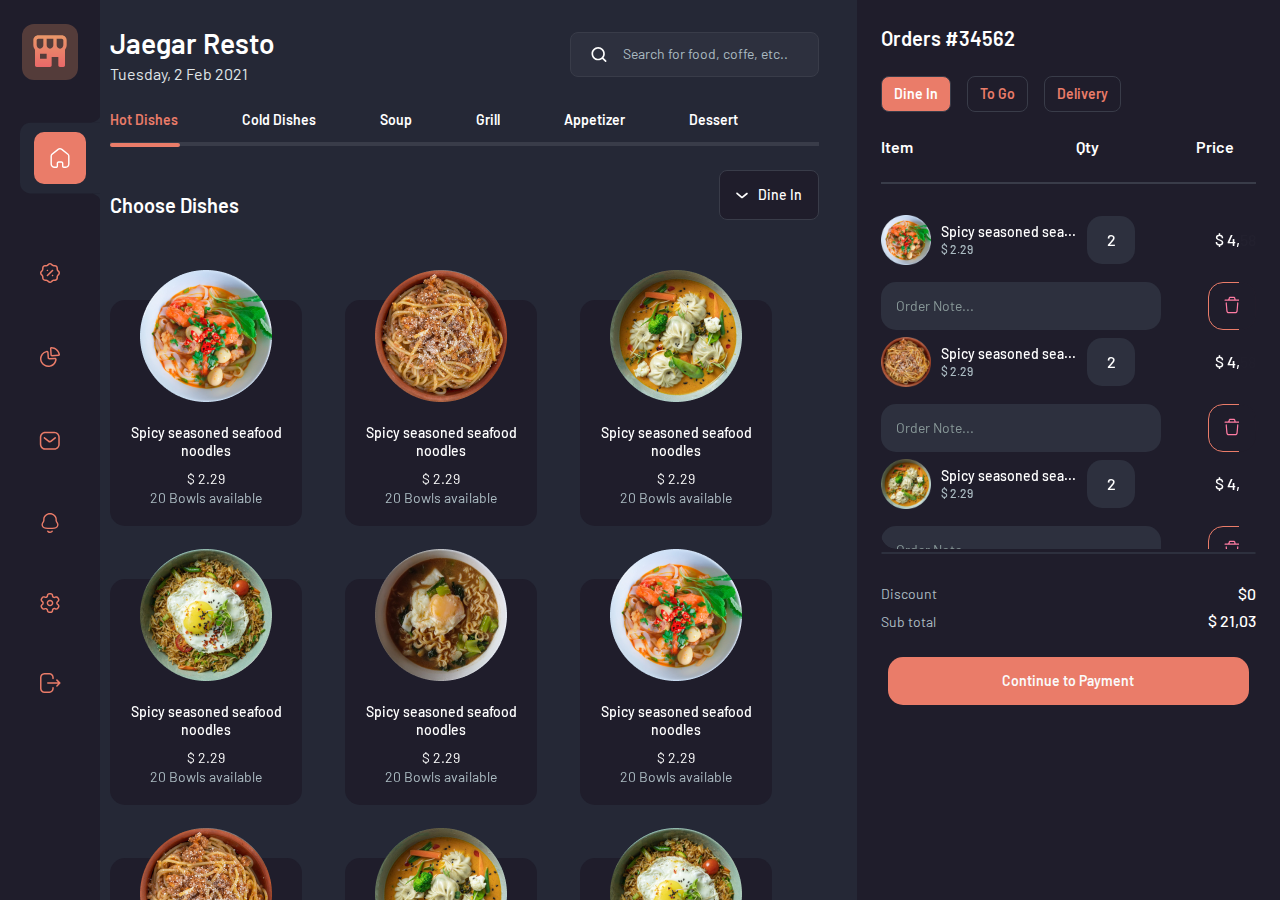
<file: index.html>
<!DOCTYPE html>
<html lang="en">
  <head>
    <meta charset="UTF-8" />
    <meta name="viewport" content="width=device-width, initial-scale=1.0" />
    <link rel="preconnect" href="https://fonts.googleapis.com" />
    <link rel="preconnect" href="https://fonts.gstatic.com" crossorigin />
    <link
      href="https://fonts.googleapis.com/css2?family=Barlow:wght@300;400;500;600;700;800;900&display=swap"
      rel="stylesheet"
    />
    <link rel="stylesheet" href="./styles/style.css" />
    <title>FOOD-APP</title>
  </head>
  <body>
    <div class="count">
      <!-- SIDEBAR -->
      <div class="sidebar">
        <div class="logo">
          <a href="./index.html">
            <img src="./assets/svg/logo-sidebar.svg" alt="" />
          </a>
        </div>
        <ul class="menu">
          <li>
            <div class="pattern">
              <a href="./index.html">
                <img
                  class="home-img"
                  src="./assets/svg/home-sidebar.svg"
                  alt=""
                />
              </a>
            </div>
          </li>
          <li>
            <a href="">
              <img src="./assets/svg/discount-sidebar.svg" alt="" />
            </a>
          </li>
          <li>
            <a href="./dashboard.html">
              <img src="./assets/svg/dashboard-sidebar.svg" alt="" />
            </a>
          </li>
          <li>
            <a href="">
              <img src="./assets/svg/message-sidebar.svg" alt="" />
            </a>
          </li>
          <li>
            <a href="">
              <img src="./assets/svg/notification-sidebar.svg" alt="" />
            </a>
          </li>
          <li>
            <a href="./settingsproduct.html">
              <img src="./assets/svg/settings-sidebar.svg" alt="" />
            </a>
          </li>
          <li>
            <a href="">
              <img src="./assets/svg/logout-sidebar.svg" alt="" />
            </a>
          </li>
        </ul>
      </div>
      <!-- CONTENT -->
      <div class="content">
        <!-- CONTENT-TITLE -->
        <div class="title">
          <div class="text">
            <p class="content-title">Jaegar Resto</p>
            <p class="date">Tuesday, 2 Feb 2021</p>
          </div>
          <div class="search">
            <div class="content-search">
              <img
                class="search-img"
                src="./assets/svg/search-icon.svg"
                alt=""
              />
              <input
                class="search-input"
                placeholder="Search for food, coffe, etc.."
                type="text"
              />
            </div>
          </div>
        </div>
        <!-- CONTENT-NAVBAR -->
        <nav class="navbar">
          <ul class="navbar-menu">
            <div>
              <li>
                <a href="./index.html" class="dishes"
                  >Hot Dishes
                  <div class="underline"></div>
                </a>
              </li>
            </div>
            <li><a href="">Cold Dishes</a></li>
            <li><a href="">Soup</a></li>
            <li><a href="">Grill</a></li>
            <li><a href="">Appetizer</a></li>
            <li><a href="">Dessert</a></li>
          </ul>
          <div class="line"></div>
        </nav>
        <!-- CONTENT-CHOOSE -->
        <div class="choose">
          <p class="choose-title">Choose Dishes</p>
          <!-- <div class="select">
            <select class="hidden">
              <option value="Dine in">Dine In</option>
              <option value="To Go">To Go</option>
              <option value="Delivery">Delivery</option>
            </select>
          </div> -->
          <div class="select">
            <p class="input">
              <img src="./assets/svg/Mask.svg" alt="" />
              Dine In
            </p>
            <input type="hidden" name="some_name_to_form" />
            <div class="hidden">
              <p>Dine In</p>
              <p>To Go</p>
              <p>Delivery</p>
            </div>
          </div>
        </div>
        <!-- CONTENT-FOOD -->
        <div class="food">
          <div class="card">
            <img src="./assets/img/food1.png" alt="" />
            <p class="card-title">Spicy seasoned seafood noodles</p>
            <p class="card-cost">$ 2.29</p>
            <p class="card-text">20 Bowls available</p>
          </div>
          <div class="card">
            <img src="./assets/img/food2.png" alt="" />
            <p class="card-title">Spicy seasoned seafood noodles</p>
            <p class="card-cost">$ 2.29</p>
            <p class="card-text">20 Bowls available</p>
          </div>
          <div class="card">
            <img src="./assets/img/food3.png" alt="" />
            <p class="card-title">Spicy seasoned seafood noodles</p>
            <p class="card-cost">$ 2.29</p>
            <p class="card-text">20 Bowls available</p>
          </div>
          <div class="card">
            <img src="./assets/img/food4.png" alt="" />
            <p class="card-title">Spicy seasoned seafood noodles</p>
            <p class="card-cost">$ 2.29</p>
            <p class="card-text">20 Bowls available</p>
          </div>
          <div class="card">
            <img src="./assets/img/food5.png" alt="" />
            <p class="card-title">Spicy seasoned seafood noodles</p>
            <p class="card-cost">$ 2.29</p>
            <p class="card-text">20 Bowls available</p>
          </div>
          <div class="card">
            <img src="./assets/img/food1.png" alt="" />
            <p class="card-title">Spicy seasoned seafood noodles</p>
            <p class="card-cost">$ 2.29</p>
            <p class="card-text">20 Bowls available</p>
          </div>
          <div class="card">
            <img src="./assets/img/food2.png" alt="" />
            <p class="card-title">Spicy seasoned seafood noodles</p>
            <p class="card-cost">$ 2.29</p>
            <p class="card-text">20 Bowls available</p>
          </div>
          <div class="card">
            <img src="./assets/img/food3.png" alt="" />
            <p class="card-title">Spicy seasoned seafood noodles</p>
            <p class="card-cost">$ 2.29</p>
            <p class="card-text">20 Bowls available</p>
          </div>
          <div class="card">
            <img src="./assets/img/food4.png" alt="" />
            <p class="card-title">Spicy seasoned seafood noodles</p>
            <p class="card-cost">$ 2.29</p>
            <p class="card-text">20 Bowls available</p>
          </div>
          <div class="card">
            <img src="./assets/img/food5.png" alt="" />
            <p class="card-title">Spicy seasoned seafood noodles</p>
            <p class="card-cost">$ 2.29</p>
            <p class="card-text">20 Bowls available</p>
          </div>
          <div class="card">
            <img src="./assets/img/food2.png" alt="" />
            <p class="card-title">Spicy seasoned seafood noodles</p>
            <p class="card-cost">$ 2.29</p>
            <p class="card-text">20 Bowls available</p>
          </div>
          <div class="card">
            <img src="./assets/img/food3.png" alt="" />
            <p class="card-title">Spicy seasoned seafood noodles</p>
            <p class="card-cost">$ 2.29</p>
            <p class="card-text">20 Bowls available</p>
          </div>
        </div>
      </div>
      <!-- PAYMENT -->
      <div class="payment">
        <p class="orders">Orders #34562</p>
        <!-- PAYMENT-BUTTONS -->
        <div class="buttons">
          <a href="./index.html"><button class="dine">Dine In</button></a>
          <a href=""><button>To Go</button></a>
          <a href=""><button>Delivery</button></a>
        </div>
        <!-- PAYMENT-ITEMS -->
        <div class="items">
          <p>Item</p>
          <div class="cost">
            <div>Qty</div>
            <div class="cost-rice">Price</div>
          </div>
        </div>
        <div class="items-line"></div>
        <!-- PAYMENT-ITEM -->
        <div class="item">
          <div class="meal">
            <div class="meal-food">
              <img src="./assets/img/food1.png" alt="" />
              <div>
                <p class="meal-name">Spicy seasoned sea...</p>
                <p class="meal-cost">$ 2.29</p>
              </div>
            </div>
            <div class="meal-price">
              <button>2</button>
              <p>$ 4,58</p>
            </div>
          </div>
          <div class="comment">
            <input placeholder="Order Note..." type="text" />
            <button><img src="./assets/svg/delete.svg" alt="" /></button>
          </div>
          <div class="meal">
            <div class="meal-food">
              <img src="./assets/img/food2.png" alt="" />
              <div>
                <p class="meal-name">Spicy seasoned sea...</p>
                <p class="meal-cost">$ 2.29</p>
              </div>
            </div>
            <div class="meal-price">
              <button>2</button>
              <p>$ 4,58</p>
            </div>
          </div>
          <div class="comment">
            <input placeholder="Order Note..." type="text" />
            <button><img src="./assets/svg/delete.svg" alt="" /></button>
          </div>
          <div class="meal">
            <div class="meal-food">
              <img src="./assets/img/food3.png" alt="" />
              <div>
                <p class="meal-name">Spicy seasoned sea...</p>
                <p class="meal-cost">$ 2.29</p>
              </div>
            </div>
            <div class="meal-price">
              <button>2</button>
              <p>$ 4,58</p>
            </div>
          </div>
          <div class="comment">
            <input placeholder="Order Note..." type="text" />
            <button><img src="./assets/svg/delete.svg" alt="" /></button>
          </div>
          <div class="meal">
            <div class="meal-food">
              <img src="./assets/img/food4.png" alt="" />
              <div>
                <p class="meal-name">Spicy seasoned sea...</p>
                <p class="meal-cost">$ 2.29</p>
              </div>
            </div>
            <div class="meal-price">
              <button>2</button>
              <p>$ 4,58</p>
            </div>
          </div>
          <div class="comment">
            <input placeholder="Order Note..." type="text" />
            <button><img src="./assets/svg/delete.svg" alt="" /></button>
          </div>
          <div class="meal">
            <div class="meal-food">
              <img src="./assets/img/food5.png" alt="" />
              <div>
                <p class="meal-name">Spicy seasoned sea...</p>
                <p class="meal-cost">$ 2.29</p>
              </div>
            </div>
            <div class="meal-price">
              <button>2</button>
              <p>$ 4,58</p>
            </div>
          </div>
          <div class="comment">
            <input placeholder="Order Note..." type="text" />
            <button><img src="./assets/svg/delete.svg" alt="" /></button>
          </div>
        </div>
        <div class="item-line"></div>
        <!-- PAYMENT-DISCOUNT -->
        <div class="discount">
          <div class="discount-cost">
            <p>Discount</p>
            <div>$0</div>
          </div>
          <div class="discount-cost">
            <p>Sub total</p>
            <div>$ 21,03</div>
          </div>
          <div class="dis-btn">
            <a href="./payment.html">
              <button>Continue to Payment</button>
            </a>
          </div>
        </div>
      </div>
    </div>
  </body>
</html>
</file>
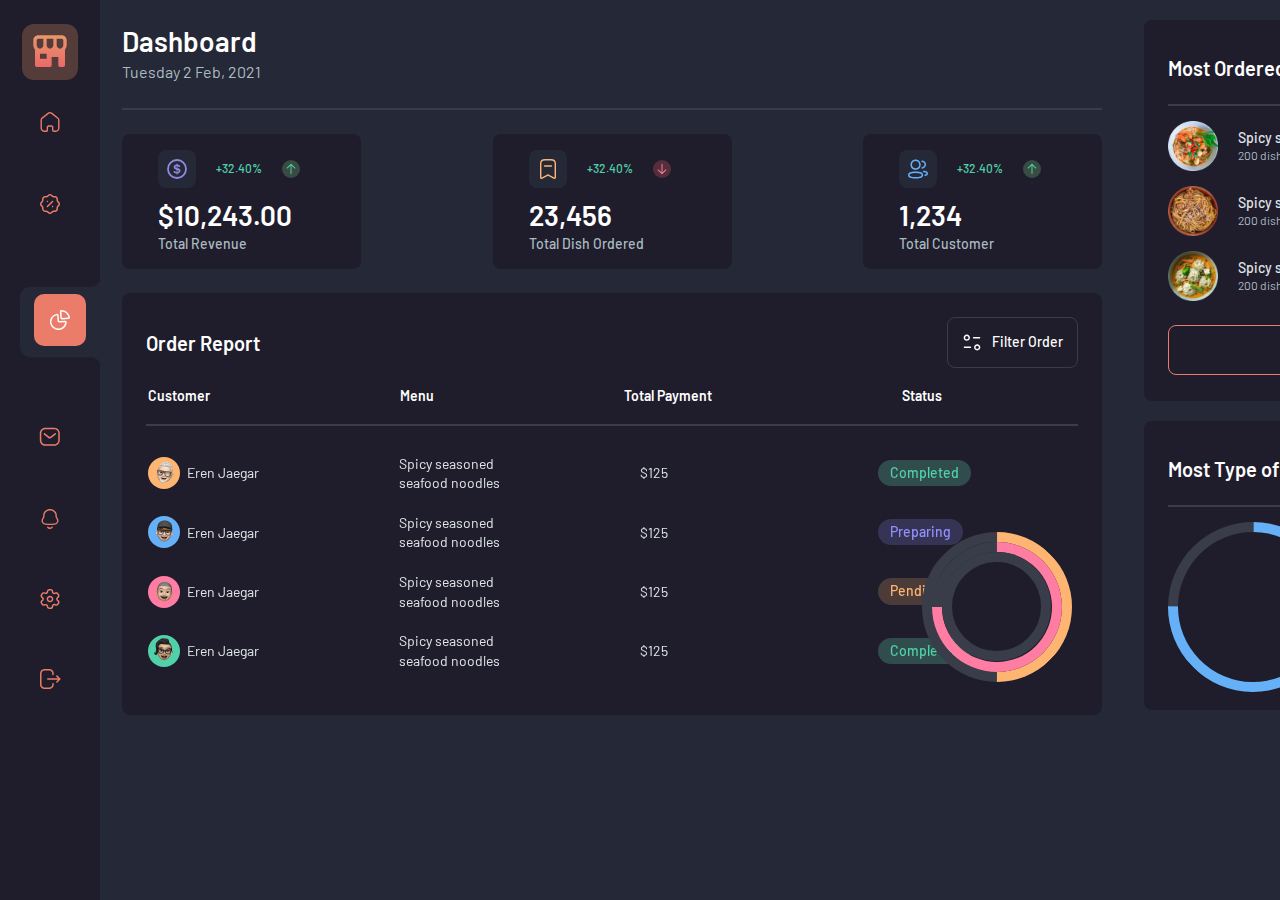
<file: dashboard.html>
<!DOCTYPE html>
<html lang="en">
  <head>
    <meta charset="UTF-8" />
    <meta name="viewport" content="width=device-width, initial-scale=1.0" />
    <link rel="preconnect" href="https://fonts.googleapis.com" />
    <link rel="preconnect" href="https://fonts.gstatic.com" crossorigin />
    <link
      href="https://fonts.googleapis.com/css2?family=Barlow:wght@300;400;500;600;700;800;900&display=swap"
      rel="stylesheet"
    />
    <link rel="stylesheet" href="./styles/style.css" />
    <link rel="stylesheet" href="./styles/dashboard.css" />
    <title>FOOD-APP</title>
  </head>
  <body>
    <div class="count">
      <!-- SIDEBAR -->
      <div class="sidebar">
        <div class="logo">
          <a href="./index.html">
            <img src="./assets/svg/logo-sidebar.svg" alt="" />
          </a>
        </div>
        <ul class="menu">
          <li>
            <a href="./index.html">
              <img src="./assets/svg/homes.svg" alt="" />
            </a>
          </li>
          <li>
            <a href="">
              <img src="./assets/svg/discount-sidebar.svg" alt="" />
            </a>
          </li>
          <li>
            <div class="pattern">
              <a href="./dashboard.html">
                <img class="home-img2" src="./assets/svg/Graph.svg" alt="" />
              </a>
            </div>
          </li>
          <li>
            <a href="">
              <img src="./assets/svg/message-sidebar.svg" alt="" />
            </a>
          </li>
          <li>
            <a href="">
              <img src="./assets/svg/notification-sidebar.svg" alt="" />
            </a>
          </li>
          <li>
            <a href="./settingsproduct.html">
              <img src="./assets/svg/settings-sidebar.svg" alt="" />
            </a>
          </li>
          <li>
            <a href="">
              <img src="./assets/svg/logout-sidebar.svg" alt="" />
            </a>
          </li>
        </ul>
      </div>
      <!-- DASHBOARD -->
      <div class="dashboard">
        <h1>Dashboard</h1>
        <h2>Tuesday 2 Feb, 2021</h2>
        <div class="dashboard-line"></div>
        <div class="totals">
          <div class="total">
            <div class="total-statics">
              <img src="./assets/svg/total1.svg" alt="" />
              <p>+32.40%</p>
              <img src="./assets/svg/total-arrow.svg" alt="" />
            </div>
            <div class="total-price">$10,243.00</div>
            <div class="total-text">Total Revenue</div>
          </div>
          <div class="total">
            <div class="total-statics">
              <img src="./assets/svg/total2.svg" alt="" />
              <p>+32.40%</p>
              <img src="./assets/svg/total-arrow2.svg" alt="" />
            </div>
            <div class="total-price">23,456</div>
            <div class="total-text">Total Dish Ordered</div>
          </div>
          <div class="total">
            <div class="total-statics">
              <img src="./assets/svg/total3.svg" alt="" />
              <p>+32.40%</p>
              <img src="./assets/svg/total-arrow.svg" alt="" />
            </div>
            <div class="total-price">1,234</div>
            <div class="total-text">Total Customer</div>
          </div>
        </div>
        <div class="order">
          <div class="filter">
            <p>Order Report</p>
            <button>
              <img src="./assets/svg/filter.svg" alt="" />
              Filter Order
            </button>
          </div>
          <table>
            <thead>
              <tr class="try">
                <th>Customer</th>
                <th>Menu</th>
                <th>Total Payment</th>
                <th>Status</th>
              </tr>
            </thead>
          </table>
          <div class="table-line"></div>
          <div class="table-scroll">
            <table>
              <tbody>
                <tr class="try2">
                  <td>
                    <img src="./assets/svg/Avatar 1.svg" alt="" />
                    Eren Jaegar
                  </td>
                  <td>
                    Spicy seasoned <br />
                    seafood noodles
                  </td>
                  <td>$125</td>
                  <td><button>Completed</button></td>
                </tr>
                <tr class="try2">
                  <td>
                    <img src="./assets/svg/Avatar 1 (1).svg" alt="" />
                    Eren Jaegar
                  </td>
                  <td>
                    Spicy seasoned <br />
                    seafood noodles
                  </td>
                  <td>$125</td>
                  <td><button class="btn1">Preparing</button></td>
                </tr>
                <tr class="try2">
                  <td>
                    <img src="./assets/svg/Avatar 1 (2).svg" alt="" />
                    Eren Jaegar
                  </td>
                  <td>
                    Spicy seasoned <br />
                    seafood noodles
                  </td>
                  <td>$125</td>
                  <td><button class="btn2">Pending</button></td>
                </tr>
                <tr class="try2">
                  <td>
                    <img src="./assets/svg/Avatar 1 (3).svg" alt="" />
                    Eren Jaegar
                  </td>
                  <td>
                    Spicy seasoned <br />
                    seafood noodles
                  </td>
                  <td>$125</td>
                  <td><button>Completed</button></td>
                </tr>
                <tr class="try2">
                  <td>
                    <img src="./assets/svg/Avatar 1 (4).svg" alt="" />
                    Eren Jaegar
                  </td>
                  <td>
                    Spicy seasoned <br />
                    seafood noodles
                  </td>
                  <td>$125</td>
                  <td><button class="btn1">Preparing</button></td>
                </tr>
                <tr class="try2">
                  <td>
                    <img src="./assets/svg/Avatar 1.svg" alt="" />
                    Eren Jaegar
                  </td>
                  <td>
                    Spicy seasoned <br />
                    seafood noodles
                  </td>
                  <td>$125</td>
                  <td><button class="btn2">Pending</button></td>
                </tr>
                <tr class="try2">
                  <td>
                    <img src="./assets/svg/Avatar 1 (4).svg" alt="" />
                    Eren Jaegar
                  </td>
                  <td>
                    Spicy seasoned <br />
                    seafood noodles
                  </td>
                  <td>$125</td>
                  <td><button>Completed</button></td>
                </tr>
              </tbody>
            </table>
          </div>
        </div>
      </div>
      <div class="types">
        <div class="ordered">
          <div>
            <p>Most Ordered</p>
            <div class="choose">
              <div class="select">
                <p class="input">
                  <img src="./assets/svg/Mask.svg" alt="" />
                  Today
                </p>
                <input type="hidden" name="some_name_to_form" />
                <div class="hidden">
                  <p>Today</p>
                  <p>Yesterday</p>
                  <p>Tomorrow</p>
                </div>
              </div>
            </div>
          </div>
          <div class="ordered-line"></div>
          <div class="spicy">
            <img src="./assets/img/food1.png" alt="" />
            <div>
              <h5>Spicy seasoned seafood noodles</h5>
              <h6>200 dishes ordered</h6>
            </div>
          </div>
          <div class="spicy">
            <img src="./assets/img/food2.png" alt="" />
            <div>
              <h5>Spicy seasoned seafood noodles</h5>
              <h6>200 dishes ordered</h6>
            </div>
          </div>
          <div class="spicy">
            <img src="./assets/img/food3.png" alt="" />
            <div>
              <h5>Spicy seasoned seafood noodles</h5>
              <h6>200 dishes ordered</h6>
            </div>
          </div>
          <div class="spicy-btn">
            <button>View All</button>
          </div>
        </div>
        <div class="statics">
          <div class="ordered2">
            <div>
              <p>Most Type of Order</p>
              <div class="choose">
                <div class="select">
                  <p class="input">
                    <img src="./assets/svg/Mask.svg" alt="" />
                    Today
                  </p>
                  <input type="hidden" name="some_name_to_form" />
                  <div class="hidden">
                    <p>Today</p>
                    <p>Yesterday</p>
                    <p>Tomorrow</p>
                  </div>
                </div>
              </div>
            </div>
            <div class="ordered-line"></div>
            <div class="circle">
              <div class="circle1"></div>
              <div class="circle2"></div>
              <div class="circle3"></div>
              <div class="circle4"></div>
              <div class="circle-count">
                <div class="circle-div">
                  <h3></h3>
                  <div class="circle-div1">
                    <h1>Dine In</h1>
                    <h2>200 customers</h2>
                  </div>
                </div>
                <div class="circle-div">
                  <h1></h1>
                  <div class="circle-div1">
                    <h1>To Go</h1>
                    <h2>122 customers</h2>
                  </div>
                </div>
                <div class="circle-div">
                  <h4></h4>
                  <div class="circle-div1">
                    <h1>Delivery</h1>
                    <h2>264 customers</h2>
                  </div>
                </div>
              </div>
            </div>
          </div>
        </div>
      </div>
    </div>
  </body>
</html>
</file>
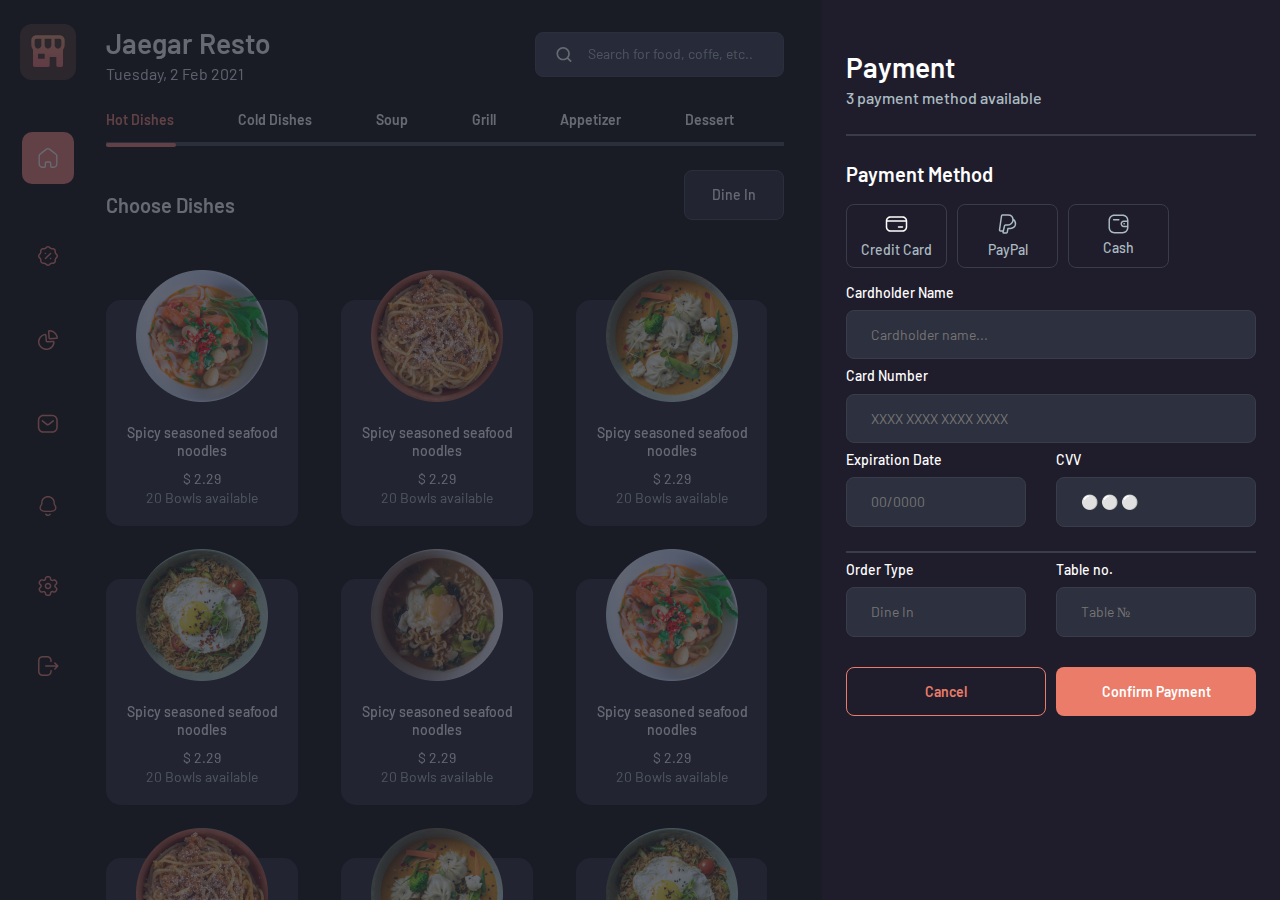
<file: payment.html>
<!DOCTYPE html>
<html lang="en">
  <head>
    <meta charset="UTF-8" />
    <meta name="viewport" content="width=device-width, initial-scale=1.0" />
    <link rel="preconnect" href="https://fonts.googleapis.com" />
    <link rel="preconnect" href="https://fonts.gstatic.com" crossorigin />
    <link
      href="https://fonts.googleapis.com/css2?family=Barlow:wght@300;400;500;600;700;800;900&display=swap"
      rel="stylesheet"
    />
    <link rel="stylesheet" href="./styles/style.css" />
    <link rel="stylesheet" href="./styles/payment.css" />
    <title>FOOD-APP</title>
  </head>
  <body>
    <div class="count">
      <!-- SIDEBAR -->
      <div class="sidebar">
        <div class="logo">
          <a href="">
            <img src="./assets/svg/logo-sidebar.svg" alt="" />
          </a>
        </div>
        <ul class="menu">
          <li>
            <a href="">
              <img
                class="home-img"
                src="./assets/svg/home-sidebar.svg"
                alt=""
              />
            </a>
          </li>
          <li>
            <a href="">
              <img src="./assets/svg/discount-sidebar.svg" alt="" />
            </a>
          </li>
          <li>
            <a href="">
              <img src="./assets/svg/dashboard-sidebar.svg" alt="" />
            </a>
          </li>
          <li>
            <a href="">
              <img src="./assets/svg/message-sidebar.svg" alt="" />
            </a>
          </li>
          <li>
            <a href="">
              <img src="./assets/svg/notification-sidebar.svg" alt="" />
            </a>
          </li>
          <li>
            <a href="">
              <img src="./assets/svg/settings-sidebar.svg" alt="" />
            </a>
          </li>
          <li>
            <a href="">
              <img src="./assets/svg/logout-sidebar.svg" alt="" />
            </a>
          </li>
        </ul>
      </div>
      <!-- CONTENT -->
      <div class="content">
        <!-- CONTENT-TITLE -->
        <div class="title">
          <div class="text">
            <p class="content-title">Jaegar Resto</p>
            <p class="date">Tuesday, 2 Feb 2021</p>
          </div>
          <div class="search">
            <div class="content-search">
              <img
                class="search-img"
                src="./assets/svg/search-icon.svg"
                alt=""
              />
              <input
                class="search-input"
                placeholder="Search for food, coffe, etc.."
                type="text"
              />
            </div>
          </div>
        </div>
        <!-- CONTENT-NAVBAR -->
        <nav class="navbar">
          <ul class="navbar-menu">
            <div>
              <li>
                <a href="" class="dishes"
                  >Hot Dishes
                  <div class="underline"></div>
                </a>
              </li>
            </div>
            <li><a href="">Cold Dishes</a></li>
            <li><a href="">Soup</a></li>
            <li><a href="">Grill</a></li>
            <li><a href="">Appetizer</a></li>
            <li><a href="">Dessert</a></li>
          </ul>
          <div class="line"></div>
        </nav>
        <!-- CONTENT-CHOOSE -->
        <div class="choose">
          <p class="choose-title">Choose Dishes</p>
          <!-- <div class="select">
            <select class="hidden">
              <option value="Dine in">Dine In</option>
              <option value="To Go">To Go</option>
              <option value="Delivery">Delivery</option>
            </select>
          </div> -->
          <div class="select">
            <p class="input">Dine In</p>
            <input type="hidden" name="some_name_to_form" />
            <div class="hidden">
              <p>Dine In</p>
              <p>To Go</p>
              <p>Delivery</p>
            </div>
          </div>
        </div>
        <!-- CONTENT-FOOD -->
        <div class="food">
          <div class="card">
            <img src="./assets/img/food1.png" alt="" />
            <p class="card-title">Spicy seasoned seafood noodles</p>
            <p class="card-cost">$ 2.29</p>
            <p class="card-text">20 Bowls available</p>
          </div>
          <div class="card">
            <img src="./assets/img/food2.png" alt="" />
            <p class="card-title">Spicy seasoned seafood noodles</p>
            <p class="card-cost">$ 2.29</p>
            <p class="card-text">20 Bowls available</p>
          </div>
          <div class="card">
            <img src="./assets/img/food3.png" alt="" />
            <p class="card-title">Spicy seasoned seafood noodles</p>
            <p class="card-cost">$ 2.29</p>
            <p class="card-text">20 Bowls available</p>
          </div>
          <div class="card">
            <img src="./assets/img/food4.png" alt="" />
            <p class="card-title">Spicy seasoned seafood noodles</p>
            <p class="card-cost">$ 2.29</p>
            <p class="card-text">20 Bowls available</p>
          </div>
          <div class="card">
            <img src="./assets/img/food5.png" alt="" />
            <p class="card-title">Spicy seasoned seafood noodles</p>
            <p class="card-cost">$ 2.29</p>
            <p class="card-text">20 Bowls available</p>
          </div>
          <div class="card">
            <img src="./assets/img/food1.png" alt="" />
            <p class="card-title">Spicy seasoned seafood noodles</p>
            <p class="card-cost">$ 2.29</p>
            <p class="card-text">20 Bowls available</p>
          </div>
          <div class="card">
            <img src="./assets/img/food2.png" alt="" />
            <p class="card-title">Spicy seasoned seafood noodles</p>
            <p class="card-cost">$ 2.29</p>
            <p class="card-text">20 Bowls available</p>
          </div>
          <div class="card">
            <img src="./assets/img/food3.png" alt="" />
            <p class="card-title">Spicy seasoned seafood noodles</p>
            <p class="card-cost">$ 2.29</p>
            <p class="card-text">20 Bowls available</p>
          </div>
          <div class="card">
            <img src="./assets/img/food4.png" alt="" />
            <p class="card-title">Spicy seasoned seafood noodles</p>
            <p class="card-cost">$ 2.29</p>
            <p class="card-text">20 Bowls available</p>
          </div>
          <div class="card">
            <img src="./assets/img/food5.png" alt="" />
            <p class="card-title">Spicy seasoned seafood noodles</p>
            <p class="card-cost">$ 2.29</p>
            <p class="card-text">20 Bowls available</p>
          </div>
          <div class="card">
            <img src="./assets/img/food2.png" alt="" />
            <p class="card-title">Spicy seasoned seafood noodles</p>
            <p class="card-cost">$ 2.29</p>
            <p class="card-text">20 Bowls available</p>
          </div>
          <div class="card">
            <img src="./assets/img/food3.png" alt="" />
            <p class="card-title">Spicy seasoned seafood noodles</p>
            <p class="card-cost">$ 2.29</p>
            <p class="card-text">20 Bowls available</p>
          </div>
        </div>
      </div>
      <!-- PAYMENT -->
      <div class="payment">
        <div class="payment-title">Payment</div>
        <div class="payment-text">3 payment method available</div>
        <div class="items-line"></div>
        <div class="payment-method">
          <div class="payment-method-title">Payment Method</div>
          <div class="payment-cash">
            <button>
              <div>
                <img src="./assets/svg/tick.svg" alt="" class="tick" />
              </div>
              <img src="./assets/svg/card.svg" alt="" />
              <br />
              Credit Card
            </button>
            <button>
              <div>
                <img src="./assets/svg/tick.svg" alt="" class="tick" />
              </div>
              <img src="./assets/svg/Paypal.svg" alt="" />
              <br />
              PayPal
            </button>
            <button>
              <div>
                <img src="./assets/svg/tick.svg" alt="" class="tick" />
              </div>
              <img src="./assets/svg/cash.svg" alt="" />
              <br />
              Cash
            </button>
          </div>
          <div class="card-name">
            <div class="card-names">Cardholder Name</div>
            <input type="text" placeholder="Cardholder name..." />
          </div>
          <div class="card-number">
            <div class="card-names">Card Number</div>
            <input type="number" placeholder="XXXX XXXX XXXX XXXX" />
          </div>
          <div class="expiration-date">
            <div class="card-date">
              <div class="card-names">Expiration Date</div>
              <input type="text" placeholder="00/0000" />
            </div>
            <div class="card-cvv">
              <div class="card-names">CVV</div>
              <input type="number" placeholder="⚪️ ⚪️ ⚪️" />
            </div>
          </div>
          <div class="items-line"></div>
          <div class="expiration-date">
            <div class="card-date">
              <div class="card-names">Order Type</div>
              <input type="text" placeholder="Dine In" />
            </div>
            <div class="card-cvv">
              <div class="card-names">Table no.</div>
              <input type="number" placeholder="Table №" />
            </div>
          </div>
          <div class="coniform">
            <a href="./index.html">
              <button id="btn1">Cancel</button>
            </a>
            <button id="btn2">Confirm Payment</button>
          </div>
        </div>
      </div>
    </div>
  </body>
</html>
</file>
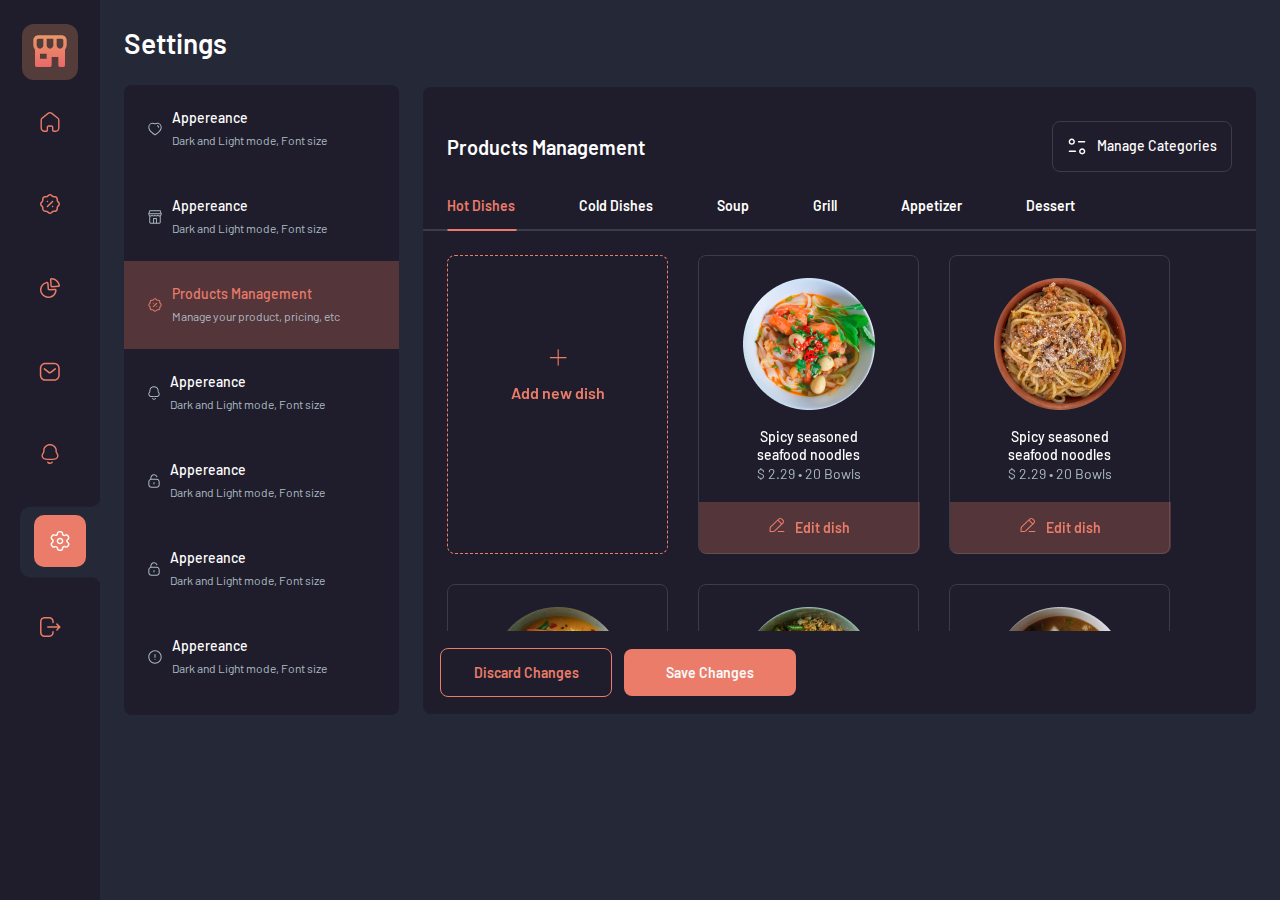
<file: settingsproduct.html>
<!DOCTYPE html>
<html lang="en">
  <head>
    <meta charset="UTF-8" />
    <meta name="viewport" content="width=device-width, initial-scale=1.0" />
    <title>FOOD-APP</title>
    <link rel="preconnect" href="https://fonts.googleapis.com" />
    <link rel="preconnect" href="https://fonts.gstatic.com" crossorigin />
    <link
      href="https://fonts.googleapis.com/css2?family=Barlow:wght@300;400;500;600;700;800;900&display=swap"
      rel="stylesheet"
    />
    <link rel="stylesheet" href="./styles/style.css" />
    <link rel="stylesheet" href="./styles/settings.css" />
  </head>
  <body>
    <div class="count">
      <!-- SIDEBAR -->
      <div class="sidebar">
        <div class="logo">
          <a href="./index.html">
            <img src="./assets/svg/logo-sidebar.svg" alt="" />
          </a>
        </div>
        <ul class="menu">
          <li>
            <a href="./index.html">
              <img
                src="./assets/svg/homes.svg"
                alt=""
              />
            </a>
          </li>
          <li>
            <a href="">
              <img src="./assets/svg/discount-sidebar.svg" alt="" />
            </a>
          </li>
          <li>
            <a href="./dashboard.html">
              <img src="./assets/svg/dashboard-sidebar.svg" alt="" />
            </a>
          </li>
          <li>
            <a href="">
              <img src="./assets/svg/message-sidebar.svg" alt="" />
            </a>
          </li>
          <li>
            <a href="">
              <img src="./assets/svg/notification-sidebar.svg" alt="" />
            </a>
          </li>
          <li class="pattern">
            <a href="./settings.html">
              <img class="home-img3" src="./assets/svg/Setting.svg" alt="" />
            </a>
          </li>
          <li>
            <a href="">
              <img src="./assets/svg/logout-sidebar.svg" alt="" />
            </a>
          </li>
        </ul>
      </div>
      <div class="settings">
        <p class="settings-title">Settings</p>
        <div class="settings-sidebar">
          <ul class="settings-menu">
            <li>
              <a href=""
                ><img src="./assets/svg/s1.svg" alt="" />
                <div class="settings-names">
                  <h1>Appereance</h1>
                  <h2>Dark and Light mode, Font size</h2>
                </div></a
              >
            </li>
            <li>
              <a href=""
                ><img src="./assets/svg/s2.svg" alt="" />
                <div class="settings-names">
                  <h1>Appereance</h1>
                  <h2>Dark and Light mode, Font size</h2>
                </div></a
              >
            </li>
            <li class="settings-name-bg">
              <!-- <h6></h6> -->
              <a href=""
                ><img src="./assets/svg/s3.svg" alt="" />
                <div class="settings-names">
                  <h1 class="settings-name">Products Management</h1>
                  <h2>Manage your product, pricing, etc</h2>
                </div></a
              >
            </li>
            <li>
              <a href=""
                ><img src="./assets/svg/s4.svg" alt="" />
                <div class="settings-names">
                  <h1>Appereance</h1>
                  <h2>Dark and Light mode, Font size</h2>
                </div></a
              >
            </li>
            <li>
              <a href=""
                ><img src="./assets/svg/s5.svg" alt="" />
                <div class="settings-names">
                  <h1>Appereance</h1>
                  <h2>Dark and Light mode, Font size</h2>
                </div></a
              >
            </li>
            <li>
              <a href=""
                ><img src="./assets/svg/s5.svg" alt="" />
                <div class="settings-names">
                  <h1>Appereance</h1>
                  <h2>Dark and Light mode, Font size</h2>
                </div></a
              >
            </li>
            <li>
              <a href=""
                ><img src="./assets/svg/s6.svg" alt="" />
                <div class="settings-names">
                  <h1>Appereance</h1>
                  <h2>Dark and Light mode, Font size</h2>
                </div></a
              >
            </li>
          </ul>
        </div>
      </div>
      <div class="product">
        <div class="product-managment">
              <div class="filters">
                <p>Products Management</p>
                <button>
                  <img src="./assets/svg/filter.svg" alt="" />
                  Manage Categories
                </button>
              </div>
              <nav class="navbars">
                <ul class="navbar-menu">
                  <div>
                    <li>
                      <a href="#" class="dishes"
                        >Hot Dishes
                        <div class="underlines"></div>
                      </a>
                    </li>
                  </div>
                  <li><a href="">Cold Dishes</a></li>
                  <li><a href="">Soup</a></li>
                  <li><a href="">Grill</a></li>
                  <li><a href="">Appetizer</a></li>
                  <li><a href="">Dessert</a></li>
                </ul>
                
              </nav>
              <div class="lines"></div> 
              <div class="product-add">
                <div class="product-add-card">
                  <h1>+</h1>
                  <h2>Add new dish</h2>
                </div>
                <div class="product-card">
                  <div>
                  <img src="./assets/img/food1.png" alt="">
                </div>
                  <h1>Spicy seasoned <br> seafood noodles</h1>
                  <h2>$ 2.29 • 20 Bowls</h2>
                  <button>
                    <img src="./assets/svg/Edit.svg" alt="">
                     Edit dish</button>
                </div>
                <div class="product-card">
                  <div>
                  <img src="./assets/img/food2.png" alt="">
                </div>
                  <h1>Spicy seasoned <br> seafood noodles</h1>
                  <h2>$ 2.29 • 20 Bowls</h2>
                  <button>
                    <img src="./assets/svg/Edit.svg" alt="">
                     Edit dish</button>
                </div>
                <div class="product-card">
                  <div>
                  <img src="./assets/img/food3.png" alt="">
                </div>
                  <h1>Spicy seasoned <br> seafood noodles</h1>
                  <h2>$ 2.29 • 20 Bowls</h2>
                  <button>
                    <img src="./assets/svg/Edit.svg" alt="">
                     Edit dish</button>
                </div>
                <div class="product-card">
                  <div>
                  <img src="./assets/img/food4.png" alt="">
                </div>
                  <h1>Spicy seasoned <br> seafood noodles</h1>
                  <h2>$ 2.29 • 20 Bowls</h2>
                  <button>
                    <img src="./assets/svg/Edit.svg" alt="">
                     Edit dish</button>
                </div>
                <div class="product-card">
                  <div>
                  <img src="./assets/img/food5.png" alt="">
                </div>
                  <h1>Spicy seasoned <br> seafood noodles</h1>
                  <h2>$ 2.29 • 20 Bowls</h2>
                  <button>
                    <img src="./assets/svg/Edit.svg" alt="">
                     Edit dish</button>
                </div>
                <div class="product-card">
                  <div>
                  <img src="./assets/img/food1.png" alt="">
                </div>
                  <h1>Spicy seasoned <br> seafood noodles</h1>
                  <h2>$ 2.29 • 20 Bowls</h2>
                  <button>
                    <img src="./assets/svg/Edit.svg" alt="">
                     Edit dish</button>
                </div>
                <div class="product-card">
                  <div>
                  <img src="./assets/img/food2.png" alt="">
                </div>
                  <h1>Spicy seasoned <br> seafood noodles</h1>
                  <h2>$ 2.29 • 20 Bowls</h2>
                  <button>
                    <img src="./assets/svg/Edit.svg" alt="">
                     Edit dish</button>
                </div>
              </div>
              <div class="product-change">
                <button id="btn1">Discard Changes</button>
                <button id="btn2">Save Changes</button>
              </div>
          </div>
        </div>
      </div>
    </div>
  </body>
</html>
</file>
<file: styles/style.css>
* {
  padding: 0;
  margin: 0;
  box-sizing: border-box;
}

html {
  font-family: serif;
}

.container {
  max-width: 1240px;
  padding: 0 20px;
  margin: 0 auto;
}

a {
  text-decoration: none;
  color: inherit;
}

ul,
li {
  text-decoration: none;
  list-style-type: none;
}

.count {
  display: flex;
  background-color: #252836;
}

/* SIDEBAR */

.sidebar {
  max-width: 100px;
  height: 100vh;
  background-color: #1f1d2b;
  padding: 0 20px;
}

.logo {
  text-align: center;
  padding-top: 24px;
}

.menu > li {
  text-align: center;
  padding: 28px 0;
}

.home-img {
  background-color: #ea7c69;
  padding: 16px;
  border-radius: 10px;
  margin-top: 20px;
}

.home-img2 {
  background-color: #ea7c69;
  padding: 16px;
  border-radius: 10px;
  margin-top: 18px;
}

.home-img3 {
  background-color: #ea7c69;
  padding: 16px;
  border-radius: 10px;
  margin-top: -9px;
}

.pattern {
  background-image: url(/assets/svg/Pattern.svg);
  background-repeat: no-repeat;
  background-size: cover;
  width: 80px;
  height: 93px;
}

/* CONTENT */

.content {
  background-color: #252836;
  padding: 24px 38px 0 10px;
  width: 100%;
}

/* CONTENT-TITLE */

.title {
  display: flex;
  align-items: center;
  justify-content: space-between;
  gap: 249px;
}

.content-title {
  color: var(--white, #fff);
  font-family: Barlow;
  font-size: 28px;
  font-style: normal;
  font-weight: 600;
  line-height: 140%;
}

.date {
  color: var(--text-lighter, #e0e6e9);
  font-family: Barlow;
  font-size: 16px;
  font-style: normal;
  font-weight: 400;
  line-height: 140%;
}

.content-search {
  width: 249px;
  display: flex;
  padding: 14px 0;
  align-items: flex-start;
  gap: 8px;
  border-radius: 8px;
  border: 1px solid var(--base-dark-line, #393c49);
  background: var(--base-form-bg, #2d303e);
}

.content-search > input {
  background-color: inherit;
  width: 100%;
  border: none;
  outline: none;
  color: #abbbc2;
  margin-left: 8px;
}

.search-input::placeholder {
  color: var(--text-light, #abbbc2);
  font-family: Barlow;
  font-size: 14px;
  font-style: normal;
  font-weight: 400;
  line-height: 140%;
}

.search-img {
  margin-left: 20px;
}

/* CONTENT-NAVBAR */

.navbar {
  padding-top: 24px;
  /* position: sticky;
  top: -5%;
  z-index: 1; */
}

.navbar-menu {
  display: flex;
  gap: 64px;
}

.navbar-menu > li > a {
  color: var(--white, #fff);
  font-family: Barlow;
  font-size: 14px;
  font-style: normal;
  font-weight: 600;
  line-height: 140%;
}

.line {
  width: 100%;
  border: 2px solid #393c49;
  margin-top: 13px;
}

.dishes {
  color: #ea7c69;
  font-family: Barlow;
  font-size: 14px;
  font-style: normal;
  font-weight: 600;
  line-height: 140%;
  position: relative;
}

.underline {
  position: absolute;
  top: 32px;
  width: 70px;
  border: 2px solid #ea7c69;
  border-radius: 5px;
}

/* CONTENT-CHOOSE */

.choose-title {
  color: var(--white, #fff);
  font-family: Barlow;
  font-size: 20px;
  font-style: normal;
  font-weight: 600;
  line-height: 140%;
  padding-top: 34px;
}

.choose {
  display: flex;
  align-items: center;
  justify-content: space-between;
}

div.select {
  width: 100px;
  position: relative;
  margin-top: 24px;
  margin-bottom: 10px;
  width: 100px;
  height: 50px;
  border-radius: 8px;
  border: 1px solid #393c49;
  background: #1f1d2b;
  display: flex;
  align-items: center;
  justify-content: center;
  color: #fff;
  color: var(--white, #fff);
  font-family: Barlow;
  font-size: 14px;
  font-style: normal;
  font-weight: 500;
  line-height: 130%;
  cursor: pointer;
}

.input {
  display: flex;
  align-items: center;
  gap: 10px;
}

div.select:hover > .input > img {
  transition: 0.5s;
  transform: rotate(180deg);
}

div.p::after {
  content: "";
  position: absolute;
  right: 6px;
  top: 8px;
  font-size: 9px;
}

div.select .hidden {
  width: 100%;
  position: absolute;
  top: 53px;
  text-align: center;
  padding: 15px 0;
  border: 1px solid #393c49;
  border-radius: 8px;
  background: #1f1d2b;
  transition: 0.5s;
  opacity: 0;
  z-index: -1;
}

div.select:hover .hidden {
  opacity: 1;
  z-index: 10;
}

.hidden > p {
  padding: 3px 0;
  cursor: pointer;
}

.hidden > p:hover {
  background-color: #2d303e;
}

/* CONTENT-FOOD */

.card {
  width: 192px;
  height: 226px;
  position: relative;
  margin-bottom: 10px;
  padding: 10px 15px;
  border-radius: 15px;
  cursor: pointer;
  background-color: #1f1d2b;
}

.card > img {
  position: absolute;
  top: -30px;
  left: 30px;
}

.card-title {
  padding-top: 114px;
  color: var(--white, #fff);
  font-family: Barlow;
  font-size: 14px;
  font-style: normal;
  font-weight: 500;
  line-height: 130%;
  text-align: center;
}

.card-cost {
  color: var(--white, #fff);
  text-align: center;
  font-family: Barlow;
  font-size: 14px;
  font-style: normal;
  font-weight: 400;
  line-height: 140%;
  padding-top: 8px;
}

.card-text {
  color: var(--text-light, #abbbc2);
  text-align: center;
  font-family: Barlow;
  font-size: 14px;
  font-style: normal;
  font-weight: 400;
  line-height: 140%;
}

.food {
  display: flex;
  flex-wrap: wrap;
  gap: 43px;
  margin-top: 20px;
  padding-top: 50px;
  overflow: auto;
  height: calc(100vh - 250px);
  mask-image: linear-gradient(to top, transparent, black),
    linear-gradient(to left, transparent 17px, black 17px);
  mask-size: 100% 20000px;
  mask-position: left bottom;
  -webkit-mask-image: linear-gradient(to top, transparent, black),
    linear-gradient(to left, transparent 17px, black 17px);
  -webkit-mask-size: 100% 20000px;
  -webkit-mask-position: left bottom;
  transition: mask-position 0.3s, -webkit-mask-position 0.3s;
}

.food::-webkit-scrollbar {
  width: 17px;
}

.food::-webkit-scrollbar-track {
  background: #252836;
}

.food::-webkit-scrollbar-thumb {
  background: #252836;
}

.food::-webkit-scrollbar-thumb {
  background: #1f1d2b;
}

.food::-webkit-scrollbar-thumb {
  background: #252836;
  border-top-left-radius: 15px;
  border-top-right-radius: 15px;
  border-bottom-left-radius: 15px;
  border-bottom-right-radius: 15px;
}

/* CONTENT-PAYMENT */

.payment {
  width: 700px;
  background-color: #1f1d2b;
  padding: 24px;
}

.orders {
  color: var(--white, #fff);
  font-family: Barlow;
  font-size: 20px;
  font-style: normal;
  font-weight: 600;
  line-height: 140%;
}

/* PAYMENT-BUTTONS */

.buttons > a > .dine {
  border-radius: 8px;
  background: #ea7c69;
  color: var(--white, #fff);
  font-family: Barlow;
  font-size: 14px;
  font-style: normal;
  font-weight: 600;
  line-height: 140%;
  padding: 7px 12px;
}

.buttons > a > button {
  padding: 7px 12px;
  border: 0;
  color: var(--primary-color, #ea7c69);
  font-family: Barlow;
  font-size: 14px;
  font-style: normal;
  font-weight: 600;
  line-height: 140%;
  background-color: inherit;
  border-radius: 8px;
  border: 1px solid var(--base-dark-line, #393c49);
  background: var(--base-dark-bg-2, #1f1d2b);
  margin-right: 12px;
  cursor: pointer;
}

.buttons {
  padding-top: 24px;
}

/* PAYMENT-ITEMS */

.items {
  display: flex;
  justify-content: space-between;
  padding-top: 24px;
}

.cost {
  display: flex;
  gap: 75px;
}

.items > p {
  color: var(--white, #fff);
  font-family: Barlow;
  font-size: 16px;
  font-style: normal;
  font-weight: 600;
  line-height: 140%;
}

.cost > div {
  color: var(--white, #fff);
  font-family: Barlow;
  font-size: 16px;
  font-style: normal;
  font-weight: 600;
  line-height: 140%;
  padding-right: 22px;
}

.items-line {
  border: 1px solid #393c49;
  margin-top: 24px;
}

/* PAYMENT-ITEM */

.meal {
  display: flex;
  align-items: center;
  justify-content: space-between;
  padding: 7px 0;
}

.meal-food {
  display: flex;
  align-items: center;
  gap: 10px;
}

.meal-food > img {
  width: 50px;
}

.meal-price {
  display: flex;
  align-items: center;
  gap: 80px;
}

.meal-price > p {
  color: var(--white, #fff);
  text-align: right;
  font-family: Barlow;
  font-size: 16px;
  font-style: normal;
  font-weight: 500;
  line-height: 140%;
}

.meal-price > button {
  width: 48px;
  height: 48px;
  border-radius: 15px;
  color: var(--white, #fff);
  font-family: Barlow;
  font-size: 16px;
  font-style: normal;
  font-weight: 500;
  line-height: 140%;
  background-color: #2d303e;
  border: 0;
}

.item {
  border-radius: 15px;
  padding-top: 24px;
  overflow: auto;
  height: 365px;
  mask-image: linear-gradient(to top, transparent, black),
    linear-gradient(to left, transparent 17px, black 17px);
  mask-size: 100% 20000px;
  mask-position: left bottom;
  -webkit-mask-image: linear-gradient(to top, transparent, black),
    linear-gradient(to left, transparent 17px, black 17px);
  -webkit-mask-size: 100% 20000px;
  -webkit-mask-position: left bottom;
  transition: mask-position 0.3s, -webkit-mask-position 0.3s;
}

.item::-webkit-scrollbar {
  width: 17px;
}

.item::-webkit-scrollbar-track {
  background: #252836;
}

.item::-webkit-scrollbar-thumb {
  background: #252836;
}

.item::-webkit-scrollbar-thumb {
  background: #1f1d2b;
}

.item::-webkit-scrollbar-thumb {
  background: #252836;
  border-top-left-radius: 15px;
  border-top-right-radius: 15px;
  border-bottom-left-radius: 15px;
  border-bottom-right-radius: 15px;
}

.meal-name {
  color: var(--white, #fff);
  font-family: Barlow;
  font-size: 14px;
  font-style: normal;
  font-weight: 500;
  line-height: 130%;
}

.meal-cost {
  color: var(--text-light, #abbbc2);
  font-family: Barlow;
  font-size: 12px;
  font-style: normal;
  font-weight: 500;
  line-height: 140%;
}

.comment {
  display: flex;
  justify-content: space-between;
  align-items: center;
  padding-top: 10px;
}

.comment > input {
  width: 280px;
  height: 48px;
  border-radius: 15px;
  border: 0;
  outline: 0;
  padding-left: 15px;
  background-color: #2d303e;
  color: #e0e6e9;
}

.comment > input::placeholder {
  color: var(--text-gray, #889898);
  font-family: Barlow;
  font-size: 14px;
  font-style: normal;
  font-weight: 400;
  line-height: 140%;
}

.comment > button {
  width: 48px;
  height: 48px;
  border-radius: 15px;
  border: 1px solid #ea7c69;
  background-color: inherit;
  cursor: pointer;
}

.item-line {
  border: 1px solid #2d303e;
  margin-top: 3px;
  border-radius: 15px;
}

/* PAYMENT-DISCOUNT */

.discount {
  padding-top: 24px;
}

.discount-cost {
  display: flex;
  align-items: center;
  justify-content: space-between;
  padding-top: 5px;
}

.discount-cost > p {
  color: var(--text-light, #abbbc2);
  font-family: Barlow;
  font-size: 14px;
  font-style: normal;
  font-weight: 400;
  line-height: 140%;
}

.discount-cost > div {
  color: var(--white, #fff);
  text-align: right;
  font-family: Barlow;
  font-size: 16px;
  font-style: normal;
  font-weight: 500;
  line-height: 140%;
}

.dis-btn > a > button {
  width: 361px;
  height: 48px;
  border-radius: 15px;
  background-color: #ea7c69;
  color: var(--base-bg, #fafafa);
  font-family: Barlow;
  font-size: 14px;
  font-style: normal;
  font-weight: 600;
  line-height: 140%;
  border: 0;
  cursor: pointer;
}

.dis-btn {
  padding-top: 24px;
  text-align: center;
}
</file>
<file: styles/dashboard.css>
/* DASHBOARD */

.dashboard {
  padding: 22px;
}

.dashboard > h1 {
  color: var(--white, #fff);
  font-family: Barlow;
  font-size: 28px;
  font-style: normal;
  font-weight: 600;
  line-height: 140%;
}

.dashboard > h2 {
  color: var(--text-light, #abbbc2);
  font-family: Barlow;
  font-size: 16px;
  font-style: normal;
  font-weight: 400;
  line-height: 140%;
}

.dashboard-line {
  border: 1px solid #393c49;
  width: 980px;
  margin-top: 24px;
}

/* DASHBOARD-TOTAL */



.totals {
  padding-top: 24px;
  display: flex;
  justify-content: space-between;
}

.total {
  width: 239px;
  padding: 16px 36px;
  border-radius: 8px;
  background: var(--base-dark-bg-2, #1f1d2b);
}

.total-statics {
  display: flex;
  align-items: center;
  gap: 20px;
}

.total-statics > p {
  color: var(--accents-green, #50d1aa);
  font-family: Barlow;
  font-size: 12px;
  font-style: normal;
  font-weight: 500;
  line-height: 140%;
}

.total-price {
  padding-top: 8px;
  color: var(--white, #fff);
  font-family: Barlow;
  font-size: 28px;
  font-style: normal;
  font-weight: 600;
  line-height: 140%;
}

.total-text {
  color: var(--text-light, #abbbc2);
  font-family: Barlow;
  font-size: 14px;
  font-style: normal;
  font-weight: 500;
  line-height: 130%;
}

/* DASHBOARD-ORDER */

.order {
  border-radius: 8px;
  background: var(--base-dark-bg-2, #1f1d2b);
  margin-top: 24px;
  padding: 24px;
}

.filter > p {
  color: var(--white, #fff);
  font-family: Barlow;
  font-size: 20px;
  font-style: normal;
  font-weight: 600;
  line-height: 140%;
}

.filter {
  display: flex;
  align-items: center;
  justify-content: space-between;
}

.filter > button {
  border-radius: 8px;
  border: 1px solid var(--base-dark-line, #393c49);
  background: var(--base-dark-bg-2, #1f1d2b);
  padding: 14px;
  color: var(--white, #fff);
  font-family: Barlow;
  font-size: 14px;
  font-style: normal;
  font-weight: 500;
  line-height: 130%;
  display: flex;
  align-items: center;
  gap: 10px;
  cursor: pointer;
}

.filter > button:hover {
  background-color: #393c49;
}

/* DASHBOARD-TABLE */

table {
  margin-top: 16px;
}

table > thead > tr > th {
  color: var(--white, #fff);
  font-family: Barlow;
  font-size: 14px;
  font-style: normal;
  font-weight: 600;
  line-height: 140%;
}

table > tbody > tr > td {
  color: var(--text-lighter, #e0e6e9);
  font-family: Barlow;
  font-size: 14px;
  font-style: normal;
  font-weight: 400;
  line-height: 140%;
  display: flex;
  align-items: center;
  gap: 7px;
}

table > tbody > tr > td > button {
  border-radius: 30px;
  background: rgba(107, 226, 190, 0.24);
  color: var(--accents-green, #50d1aa);
  font-family: Barlow;
  font-size: 14px;
  font-style: normal;
  font-weight: 500;
  line-height: 130%;
  border: 0;
  padding: 4px 12px;
  margin-left: 70px;
  cursor: pointer;
}

.btn1 {
  border-radius: 30px;
  background: rgba(146, 144, 254, 0.2);
  color: #9290fe;
}

.btn2 {
  border-radius: 30px;
  background: rgba(255, 181, 114, 0.2);
  color: #ffb572;
}

.try {
  display: flex;
  align-items: center;
  gap: 190px;
}

.try2 {
  display: flex;
  align-items: center;
  padding: 10px 0;
  gap: 140px;
}

.table-line {
  border: 1px solid #393c49;
  margin-top: 16px;
}

.table-scroll {
  overflow: auto;
  height: 265px;
  mask-image: linear-gradient(to top, transparent, black),
    linear-gradient(to left, transparent 17px, black 17px);
  mask-size: 100% 20000px;
  mask-position: left bottom;
  -webkit-mask-image: linear-gradient(to top, transparent, black),
    linear-gradient(to left, transparent 17px, black 17px);
  -webkit-mask-size: 100% 20000px;
  -webkit-mask-position: left bottom;
  transition: mask-position 0.3s, -webkit-mask-position 0.3s;
}

.table-scroll::-webkit-scrollbar {
  width: 17px;
}

.table-scroll::-webkit-scrollbar-track {
  background: #252836;
}

.table-scroll::-webkit-scrollbar-thumb {
  background: #252836;
}

.table-scroll::-webkit-scrollbar-thumb {
  background: #1f1d2b;
}

.table-scroll::-webkit-scrollbar-thumb {
  background: #252836;
  border-top-left-radius: 15px;
  border-top-right-radius: 15px;
  border-bottom-left-radius: 15px;
  border-bottom-right-radius: 15px;
}

/* DASHBOARD-TYPES */

.types {
  padding: 20px;
  width: 600px;
  cursor: pointer;
}

.ordered {
  width: 372px;
  height: 381px;
  background-color: #1f1d2b;
  border-radius: 8px;
}

.ordered > div {
  display: flex;
  justify-content: space-between;
  padding: 0 24px;
}

.ordered > div > p {
  color: var(--white, #fff);
  font-family: Barlow;
  font-size: 20px;
  font-style: normal;
  font-weight: 600;
  line-height: 140%;
  padding-top: 34px;
}

.ordered-line {
  border: 1px solid #393c49;
  width: 322px;
  margin: 0 24px;
}

.spicy {
  display: flex;
  align-items: center;
  margin-top: 15px;
}

.spicy > img {
  width: 50px;
  height: 50px;
}

.spicy > div {
  padding-right: 50px;
}

.spicy > div > h5 {
  color: var(--text-lighter, #e0e6e9);
  font-family: Barlow;
  font-size: 14px;
  font-style: normal;
  font-weight: 500;
  line-height: 130%;
}

.spicy > div > h6 {
  color: var(--text-light, #abbbc2);
  font-family: Barlow;
  font-size: 12px;
  font-style: normal;
  font-weight: 400;
  line-height: 140%;
}

.spicy-btn > button {
  width: 3220px;
  padding: 14px;
  margin-top: 24px;
  background-color: inherit;
  border-radius: 8px;
  border: 1px solid var(--primary-color, #ea7c69);
  color: var(--primary-color, #ea7c69);
  font-family: Barlow;
  font-size: 14px;
  font-style: normal;
  font-weight: 600;
  line-height: 140%;
  cursor: pointer;
}

.spicy-btn > button:hover{
  color: #fff;
  background-color: #ea7c69;
}

.ordered2 {
  width: 372px;
  background-color: #1f1d2b;
  border-radius: 8px;
  margin-top: 20px;
  padding-bottom: 18px;
}

.ordered2 > div {
  display: flex;
  gap: 50px;
  padding: 0 24px;
}

.ordered2 > div > p {
  color: var(--white, #fff);
  font-family: Barlow;
  font-size: 20px;
  font-style: normal;
  font-weight: 600;
  line-height: 140%;
  padding-top: 34px;
}

.circle {
  margin-top: 15px;
}

.circle-div {
  display: flex;
  align-items: center;
  gap: 7px;
  padding: 10px 0;
}

.circle-div > h3 {
  width: 18px;
  height: 18px;
  border-radius: 50%;
  background-color: #ff7ca3;
}

.circle-div > h1 {
  width: 18px;
  height: 18px;
  border-radius: 50%;
  background-color: #ffb572;
}

.circle-div > h4 {
  width: 18px;
  height: 18px;
  border-radius: 50%;
  background-color: #65b0f6;
}

.circle-div > div > h1 {
  color: var(--white, #fff);
  font-family: Barlow;
  font-size: 14px;
  font-style: normal;
  font-weight: 500;
  line-height: 130%;
}

.circle-div > div > h2 {
  color: var(--text-light, #abbbc2);
  font-family: Barlow;
  font-size: 12px;
  font-style: normal;
  font-weight: 400;
  line-height: 140%;
}

.circle1 {
  border: 10px solid #65b0f6;
  width: 170px;
  height: 170px;
  border-radius: 50%;
  border-top-color: #393c49;
  transform: rotate(-44.5deg);
  position: relative;
}

.circle2 {
  border: 10px solid #ffb572;
  width: 150px;
  height: 150px;
  border-radius: 50%;
  border-top-color: #393c49;
  border-right-color: #393c49;
  transform: rotate(-135deg);
  position: absolute;
  right: 208px;
  top: 532px;
}

.circle3 {
  border: 10px solid #ff7ca3;
  width: 130px;
  height: 130px;
  border-radius: 50%;
  border-top-color: #393c49;
  transform: rotate(-45deg);
  position: absolute;
  top: 541.5px;
  right: 218px;
}

.circle4 {
  border: 10px solid #393c49;
  width: 109px;
  height: 109px;
  border-radius: 50%;
  transform: rotate(-45deg);
  position: absolute;
  top: 552px;
  right: 229px;
}
</file>
<file: styles/payment.css>
.content {
  opacity: 0.3;
  background-color: black;
}

.sidebar {
  opacity: 0.3;
  background-color: black;
}

.payment-title {
  color: var(--White, #fff);
  font-family: Barlow;
  font-size: 28px;
  font-style: normal;
  font-weight: 600;
  line-height: 140%;
  margin-top: 24px;
}

.payment-text {
  color: var(--text-light, #abbbc2);
  font-family: Barlow;
  font-size: 16px;
  font-style: normal;
  font-weight: 500;
  line-height: 140%;
}

.payment-method-title {
  padding-top: 24px;
  color: var(--White, #fff);
  font-family: Barlow;
  font-size: 20px;
  font-style: normal;
  font-weight: 600;
  line-height: 140%;
}

.payment-cash {
  margin-top: 16px;
  display: flex;
  align-items: center;
  gap: 10px;
}

.payment-cash > button {
  width: 101px;
  height: 64px;
  border-radius: 8px;
  border: 1px solid var(--base-dark-line, #393c49);
  background: var(--base-dark-bg-2, #1f1d2b);
  position: relative;
}

.tick {
  display: none;
}

.payment-cash > button {
  color: var(--text-light, #abbbc2);
  font-family: Barlow;
  font-size: 14px;
  font-style: normal;
  font-weight: 500;
  line-height: 130%;
  cursor: pointer;
}

.payment-cash > button:hover > div > .tick {
  display: block;
  position: absolute;
  right: 10px;
  top: 10px;
}

.payment-cash > button:hover {
  border-radius: 8px;
  border: 1px solid var(--text-light, #abbbc2);
  background: var(--base-dark-bg-1, #252836);
}

.payment-cash > button:hover {
  color: var(--text-light, #fff);
  font-family: Barlow;
  font-size: 14px;
  font-style: normal;
  font-weight: 500;
  line-height: 130%;
}

.card-name {
  margin-top: 16px;
}

.card-names {
  color: var(--White, #fff);
  font-family: Barlow;
  font-size: 14px;
  font-style: normal;
  font-weight: 500;
  line-height: 130%;
  margin-bottom: 8px;
}

.card-name > input {
  width: 100%;
  border-radius: 8px;
  border: 1px solid var(--base-dark-line, #393c49);
  background: var(--base-form-bg, #2d303e);
  padding: 14px 24px;
  color: var(--text-lighter, #e0e6e9);
  font-family: Barlow;
  font-size: 14px;
  font-style: normal;
  font-weight: 400;
  line-height: 140%;
  outline: 0;
  cursor: pointer;
}

.card-number {
  margin-top: 8px;
}

.card-number > input {
  width: 100%;
  border-radius: 8px;
  border: 1px solid var(--base-dark-line, #393c49);
  background: var(--base-form-bg, #2d303e);
  padding: 14px 24px;
  color: var(--text-lighter, #e0e6e9);
  font-family: Barlow;
  font-size: 14px;
  font-style: normal;
  font-weight: 400;
  line-height: 140%;
  outline: 0;
  cursor: pointer;
}

.expiration-date {
  display: flex;
  margin-top: 8px;
  gap: 10px;
}

.card-date > input {
  width: 90%;
  border-radius: 8px;
  border: 1px solid var(--base-dark-line, #393c49);
  background: var(--base-form-bg, #2d303e);
  padding: 14px 24px;
  color: var(--text-lighter, #e0e6e9);
  font-family: Barlow;
  font-size: 14px;
  font-style: normal;
  font-weight: 400;
  line-height: 140%;
  outline: 0;
  cursor: pointer;
}

.card-cvv > input {
  width: 100%;
  border-radius: 8px;
  border: 1px solid var(--base-dark-line, #393c49);
  background: var(--base-form-bg, #2d303e);
  padding: 14px 24px;
  color: var(--text-lighter, #e0e6e9);
  font-family: Barlow;
  font-size: 14px;
  font-style: normal;
  font-weight: 400;
  line-height: 140%;
  outline: 0;
  cursor: pointer;
}

.coniform {
  margin-top: 30px;
  cursor: pointer;
  display: flex;
  gap: 10px;
}

#btn1 {
  width: 200px;
  padding: 14px 24px;
  border-radius: 8px;
  border: 1px solid var(--Primary-Color, #ea7c69);
  background-color: inherit;
  color: var(--Primary-Color, #ea7c69);
  font-family: Barlow;
  font-size: 14px;
  font-style: normal;
  font-weight: 600;
  line-height: 140%;
  cursor: pointer;
}

#btn2 {
  width: 200px;
  padding: 14px 24px;
  border-radius: 8px;
  border: 0;
  background-color: #ea7c69;
  color: #fff;
  font-family: Barlow;
  font-size: 14px;
  font-style: normal;
  font-weight: 600;
  line-height: 140%;
  cursor: pointer;
}
</file>
<file: styles/settings.css>
/* SETTINGS */

.settings {
  padding: 24px;
}

.settings-title {
  color: var(--White, #fff);
  font-family: Barlow;
  font-size: 28px;
  font-style: normal;
  font-weight: 600;
  line-height: 140%;
}

.lines {
  width: 100%;
  border: 1px solid #393c49;
  margin-top: 13px;
}

.underlines {
  position: absolute;
  border: 1px solid #ea7c69;
  width: 70px;
  top: 31.5px;
  border-radius: 8px;
}

.settings-sidebar {
  width: 275px;
  height: 630px;
  border-radius: 8px;
  background-color: #1f1d2b;
  margin-top: 22px;
}

.navbars{
  padding: 24px 24px 0 24px;
}

.settings-names > h1 {
  color: var(--White, #fff);
  font-family: Barlow;
  font-size: 14px;
  font-style: normal;
  font-weight: 500;
  line-height: 130%;
}

.settings-names > h2 {
  color: var(--text-light, #abbbc2);
  font-family: Barlow;
  font-size: 12px;
  font-style: normal;
  font-weight: 400;
  line-height: 140%;
  margin-top: 5px;
}

.settings-menu > li > a {
  display: flex;
  gap: 10px;
}

.settings-menu > li {
  padding: 24px 24px;
}

.settings-names > .settings-name {
  color: var(--Primary-Color, #ea7c69);
  font-family: Barlow;
  font-size: 14px;
  font-style: normal;
  font-weight: 500;
  line-height: 130%;
}

.settings-name-bg {
  background: rgba(234, 124, 105, 0.26);
  /* position: relative; */
}

.settings-name-bg > h6 {
  position: absolute;
  border: 3px solid #ea7c69;
  height: 40px;
  right: 0;
  top: 25px;
  border-radius: 8px;
}

/* PRODUCT */

.product {
  margin-top: 87px;
  margin-bottom: 24px;
  width: 100%;
  padding-right: 24px;
}

.product-managment {
  padding: 34px 0px 0 0px;
  background-color: #1f1d2b;
  border-radius: 8px;
}

.filters > p {
  color: var(--white, #fff);
  font-family: Barlow;
  font-size: 20px;
  font-style: normal;
  font-weight: 600;
  line-height: 140%;
}

.filters {
  display: flex;
  align-items: center;
  justify-content: space-between;
  padding-left: 24px;
  padding-right: 24px;
}

.filters > button {
  border-radius: 8px;
  border: 1px solid var(--base-dark-line, #393c49);
  background: var(--base-dark-bg-2, #1f1d2b);
  padding: 14px;
  color: var(--white, #fff);
  font-family: Barlow;
  font-size: 14px;
  font-style: normal;
  font-weight: 500;
  line-height: 130%;
  display: flex;
  align-items: center;
  gap: 10px;
  cursor: pointer;
}

.filters > button:hover {
  background-color: #393c49;
}

/* PRODUCT */

.product-add {
  padding: 24px 24px 0 24px;
  display: flex;
  gap: 30px;
  flex-wrap: wrap;
  cursor: pointer;
  overflow: auto;
  height: 400px;
  mask-image: linear-gradient(to top, transparent, black),
    linear-gradient(to left, transparent 17px, black 17px);
  mask-size: 100% 20000px;
  mask-position: left bottom;
  -webkit-mask-image: linear-gradient(to top, transparent, black),
    linear-gradient(to left, transparent 17px, black 17px);
  -webkit-mask-size: 100% 20000px;
  -webkit-mask-position: left bottom;
  transition: mask-position 0.3s, -webkit-mask-position 0.3s;
}

.product-add::-webkit-scrollbar {
  width: 17px;
}

.product-add::-webkit-scrollbar-track {
  background: #252836;
}

.product-add::-webkit-scrollbar-thumb {
  background: #252836;
}

.product-add::-webkit-scrollbar-thumb {
  background: #1f1d2b;
}

.product-add::-webkit-scrollbar-thumb {
  background: #252836;
  border-top-left-radius: 15px;
  border-top-right-radius: 15px;
  border-bottom-left-radius: 15px;
  border-bottom-right-radius: 15px;
}
.product-add-card {
  width: 221px;
  height: 299px;
  border-radius: 8px;
  border: 1px dashed var(--Primary-Color, #ea7c69);
  background: var(--base-dark-bg-2, #1f1d2b);
  padding-top: 9%;
}

.product-add-card > h2 {
  color: var(--Primary-Color, #ea7c69);
  text-align: center;
  font-family: Barlow;
  font-size: 16px;
  font-style: normal;
  font-weight: 600;
  line-height: 140%;
}

.product-add-card > h1 {
  color: var(--Primary-Color, #ea7c69);
  text-align: center;
  font-family: Barlow;
  font-size: 40px;
  font-style: normal;
  line-height: 140%;
  font-weight: 100;
}

.product-card {
  width: 221px;
  height: 299px;
  border-radius: 8px;
  border: 1px solid #393c49;
  padding-top: 22px;
}

.product-card > h1 {
  color: var(--White, #fff);
  text-align: center;
  font-family: Barlow;
  font-size: 14px;
  font-style: normal;
  font-weight: 500;
  line-height: 130%;
  padding-top: 14px;
}

.product-card > h2 {
  color: var(--text-light, #abbbc2);
  text-align: center;
  font-family: Barlow;
  font-size: 14px;
  font-style: normal;
  font-weight: 400;
  line-height: 140%;
}

.product-card > div {
  text-align: center;
}

.product-card > button {
  color: var(--Primary-Color, #ea7c69);
  font-family: Barlow;
  font-size: 14px;
  font-style: normal;
  font-weight: 600;
  line-height: 140%;
  width: 221px;
  height: 52px;
  background: rgba(234, 124, 105, 0.26);
  border: 0;
  cursor: pointer;
  border-bottom-left-radius: 8px;
  border-bottom-right-radius: 8px;
  margin-top: 18px;
}

.product-card > button > img {
  padding-right: 7px;
}

.product-change {
  padding: 17px;
}

#btn1 {
  width: 172px;
  padding: 14px;
  border-radius: 8px;
  border: 1px solid var(--Primary-Color, #ea7c69);
  background-color: inherit;
  color: var(--Primary-Color, #ea7c69);
  font-family: Barlow;
  font-size: 14px;
  font-style: normal;
  font-weight: 600;
  line-height: 140%;
  cursor: pointer;
}

#btn2 {
  width: 172px;
  padding: 14px;
  border-radius: 8px;
  border: 0;
  color: var(--base-bg, #fafafa);
  font-family: Barlow;
  font-size: 14px;
  font-style: normal;
  font-weight: 600;
  line-height: 140%;
  cursor: pointer;
  background-color: #ea7c69;
  margin-left: 8px;
}

#btn1:active {
  border: 0;
  color: var(--base-bg, #fafafa);
  background-color: #ea7c69;
}

#btn2:active {
  border: 1px solid var(--Primary-Color, #ea7c69);
  background-color: inherit;
  color: var(--Primary-Color, #ea7c69);
}
</file>
